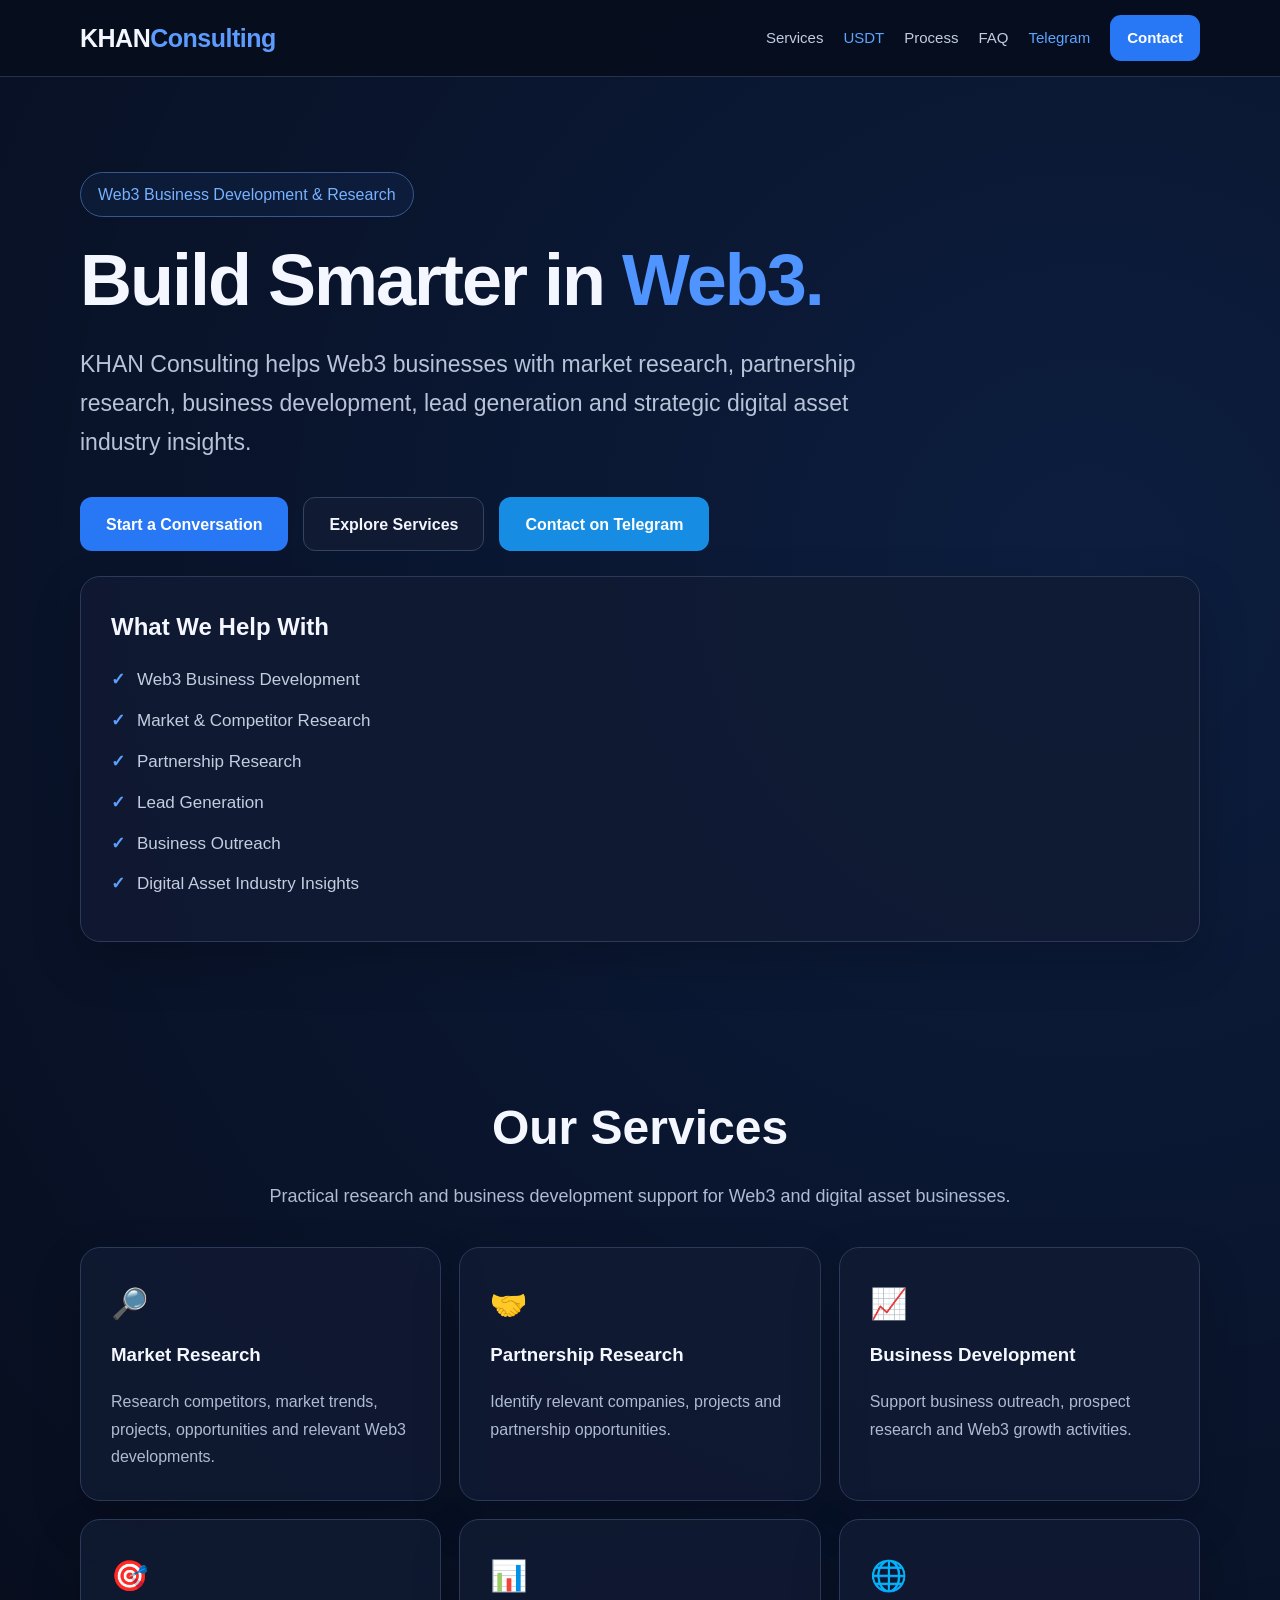
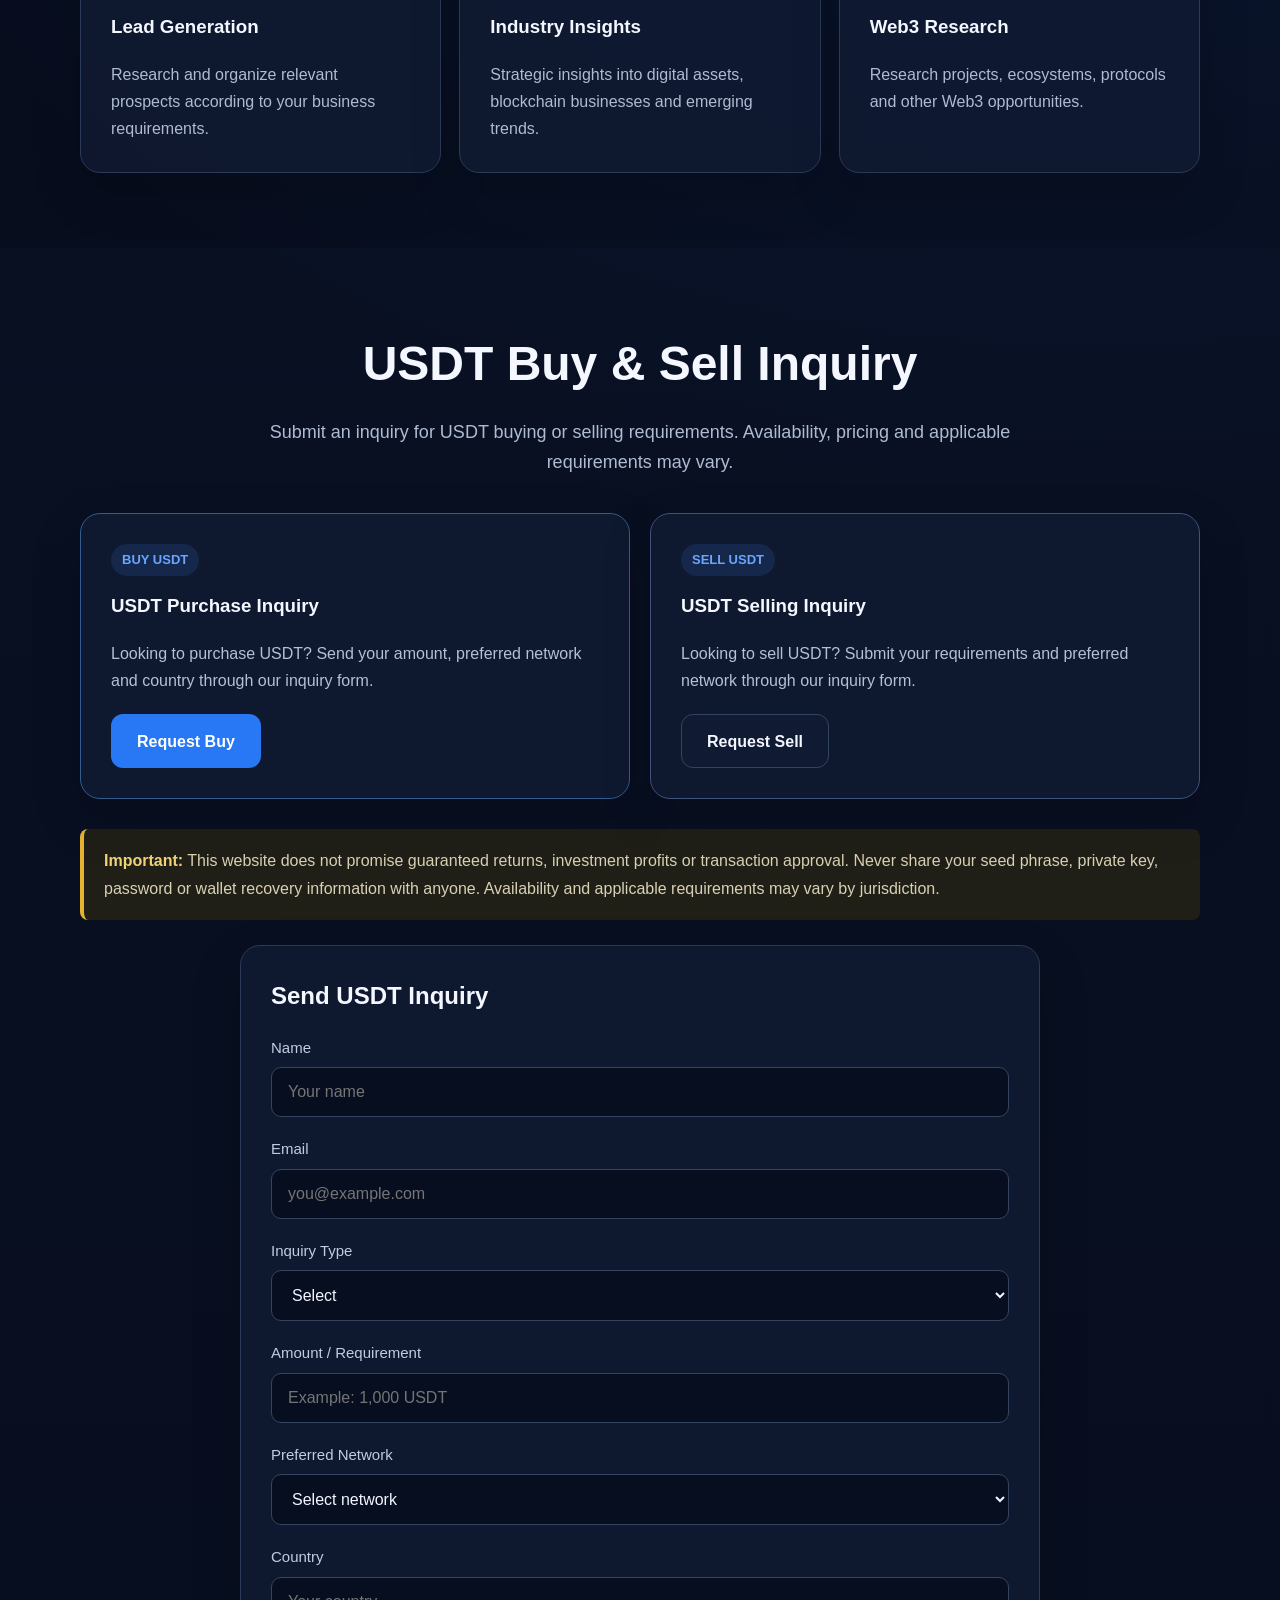
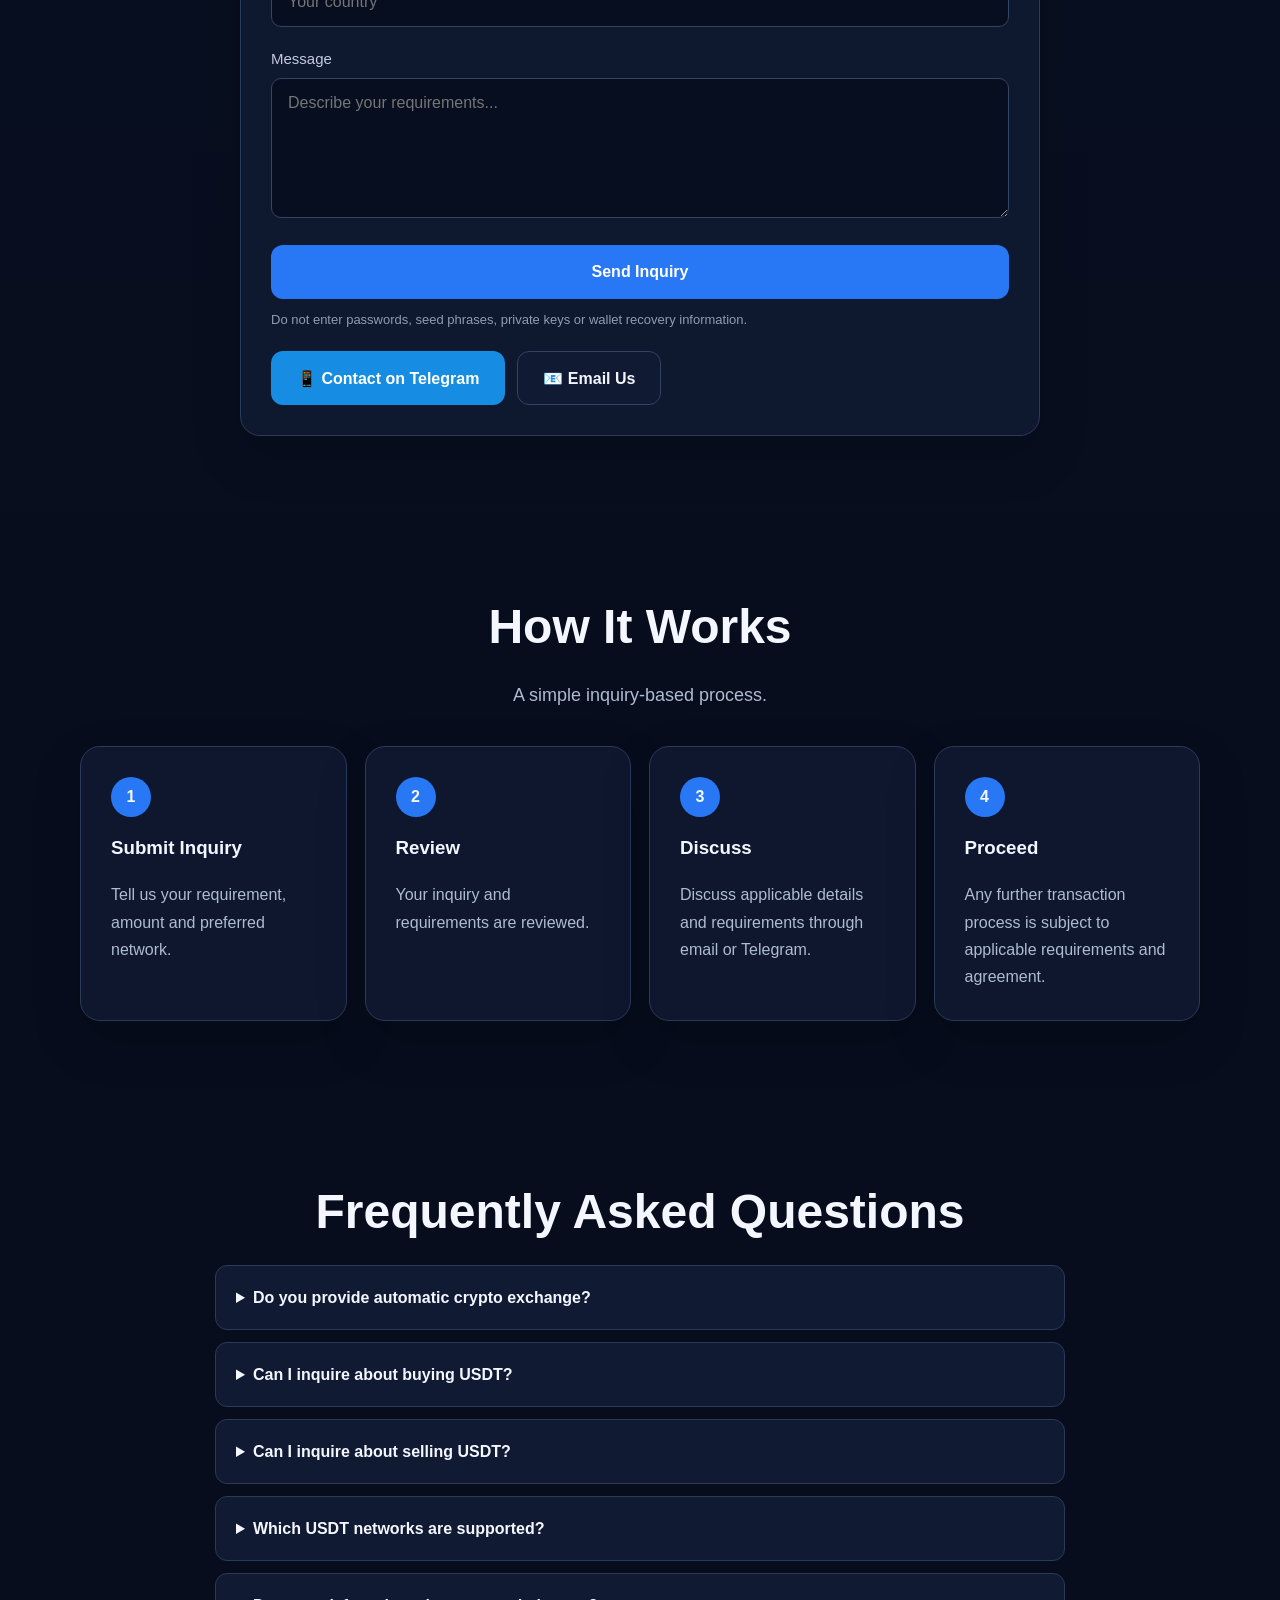
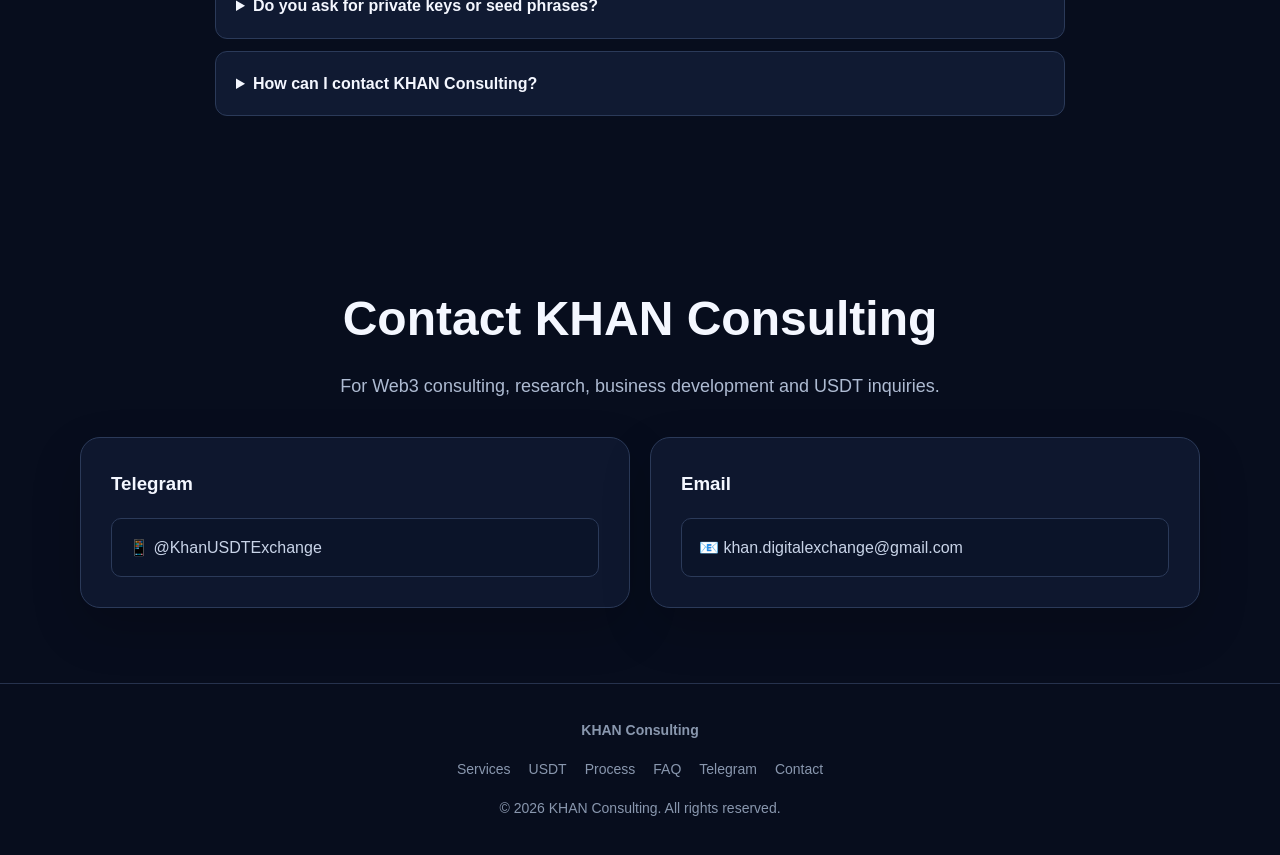
<file: index.html>
<!DOCTYPE html>
<html lang="en">
<head>
  <meta charset="UTF-8">

  <meta name="viewport"
        content="width=device-width, initial-scale=1.0">

  <title>KHAN Consulting | Web3 Business Development & USDT Services</title>

  <meta name="description"
        content="KHAN Consulting provides Web3 business development, market research, partnership research, lead generation and USDT buy/sell inquiry support.">

  <meta name="keywords"
        content="KHAN Consulting, Web3 consulting, crypto consulting, USDT, USDT buy, USDT sell, Web3 business development, blockchain research">

  <meta name="author" content="KHAN Consulting">

  <meta name="robots" content="index, follow">

  <link rel="canonical"
        href="https://kaifpanki786-max.github.io/khan-consulting-website/">

  <meta property="og:title"
        content="KHAN Consulting | Web3 Business Development">

  <meta property="og:description"
        content="Web3 business development, research and USDT inquiry support.">

  <meta property="og:type" content="website">

  <meta property="og:url"
        content="https://kaifpanki786-max.github.io/khan-consulting-website/">

  <style>

    * {
      margin: 0;
      padding: 0;
      box-sizing: border-box;
    }

    html {
      scroll-behavior: smooth;
    }

    body {
      font-family:
        Inter,
        -apple-system,
        BlinkMacSystemFont,
        "Segoe UI",
        Roboto,
        Arial,
        sans-serif;

      background:
        radial-gradient(
          circle at 85% 10%,
          rgba(43, 123, 255, 0.15),
          transparent 30%
        ),
        #070d1d;

      color: #f4f7ff;
      line-height: 1.7;
    }

    a {
      color: inherit;
      text-decoration: none;
    }

    .container {
      width: min(1120px, 92%);
      margin: auto;
    }

    /* NAVIGATION */

    header {
      position: sticky;
      top: 0;
      z-index: 1000;

      background: rgba(7, 13, 29, 0.94);
      backdrop-filter: blur(14px);

      border-bottom: 1px solid #26324d;
    }

    .nav {
      min-height: 76px;

      display: flex;
      align-items: center;
      justify-content: space-between;

      gap: 25px;
    }

    .logo {
      font-size: 25px;
      font-weight: 800;
      letter-spacing: -0.5px;
    }

    .logo span {
      color: #5d9cff;
    }

    .nav-links {
      display: flex;
      align-items: center;
      gap: 20px;

      font-size: 15px;
      color: #c2cce0;
    }

    .nav-links a:hover {
      color: #65a5ff;
    }

    .nav-contact {
      background: #2878f5;
      padding: 10px 17px;
      border-radius: 11px;
      color: white !important;
      font-weight: 700;
    }

    .telegram-nav {
      color: #5da4ff !important;
    }

    /* HERO */

    .hero {
      padding: 95px 0 70px;
    }

    .badge {
      display: inline-block;

      padding: 8px 17px;
      margin-bottom: 25px;

      border: 1px solid #34598e;
      border-radius: 999px;

      color: #77b1ff;
      background: rgba(33, 81, 150, 0.13);

      font-size: 16px;
    }

    h1 {
      max-width: 900px;

      font-size: clamp(42px, 7vw, 72px);
      line-height: 1.08;

      letter-spacing: -2px;

      margin-bottom: 25px;
    }

    h1 span {
      color: #4f94ff;
    }

    .hero-text {
      max-width: 850px;

      font-size: clamp(18px, 2.5vw, 23px);
      color: #b8c3d8;

      margin-bottom: 35px;
    }

    .buttons {
      display: flex;
      flex-wrap: wrap;
      gap: 15px;
    }

    .btn {
      display: inline-flex;
      align-items: center;
      justify-content: center;

      min-height: 54px;
      padding: 0 25px;

      border-radius: 12px;

      font-weight: 700;
      font-size: 16px;

      border: 1px solid transparent;

      cursor: pointer;

      transition: 0.2s ease;
    }

    .btn-primary {
      background: #2878f5;
      color: white;
    }

    .btn-primary:hover {
      background: #1c68df;
      transform: translateY(-1px);
    }

    .btn-secondary {
      background: #101a32;
      border-color: #334463;
      color: #f3f6ff;
    }

    .btn-secondary:hover {
      border-color: #5c9eff;
    }

    .btn-telegram {
      background: #168de2;
      color: white;
    }

    /* CARDS */

    .card {
      background: rgba(16, 26, 50, 0.82);

      border: 1px solid #2b3a59;
      border-radius: 20px;

      padding: 30px;

      box-shadow:
        0 20px 50px rgba(0, 0, 0, 0.18);
    }

    .help-card {
      margin-top: 25px;
    }

    .card h2,
    .card h3 {
      margin-bottom: 18px;
    }

    .check-list {
      list-style: none;
    }

    .check-list li {
      color: #c4cde0;
      margin: 12px 0;
      font-size: 17px;
    }

    .check-list li::before {
      content: "✓";
      color: #5ca0ff;
      font-weight: 800;
      margin-right: 12px;
    }

    /* SECTIONS */

    section {
      padding: 75px 0;
    }

    .section-title {
      text-align: center;
      font-size: clamp(32px, 5vw, 48px);
      margin-bottom: 12px;
    }

    .section-subtitle {
      max-width: 760px;
      margin: 0 auto 35px;

      text-align: center;

      color: #aebbd2;
      font-size: 18px;
    }

    /* SERVICES */

    .service-grid {
      display: grid;
      grid-template-columns: repeat(3, 1fr);
      gap: 18px;
    }

    .service-card {
      min-height: 210px;
    }

    .service-icon {
      font-size: 30px;
      margin-bottom: 10px;
    }

    .service-card p {
      color: #aebbd0;
    }

    /* USDT */

    .usdt-section {
      background:
        linear-gradient(
          180deg,
          rgba(14, 25, 50, 0.25),
          rgba(8, 15, 32, 0.45)
        );
    }

    .usdt-grid {
      display: grid;
      grid-template-columns: repeat(2, 1fr);
      gap: 20px;

      margin-bottom: 30px;
    }

    .usdt-card {
      position: relative;
    }

    .usdt-card.buy {
      border-color: #315b91;
    }

    .usdt-card.sell {
      border-color: #415278;
    }

    .usdt-label {
      display: inline-block;

      padding: 5px 11px;
      border-radius: 999px;

      font-size: 13px;
      font-weight: 700;

      margin-bottom: 14px;

      background: rgba(72, 142, 255, 0.13);
      color: #69a6ff;
    }

    .usdt-card p {
      color: #b4c0d6;
      margin-bottom: 20px;
    }

    .warning {
      margin: 25px 0;

      padding: 18px 20px;

      border-left: 4px solid #e5b532;
      border-radius: 8px;

      background: rgba(78, 60, 5, 0.35);

      color: #d9d1b4;
    }

    .warning strong {
      color: #f0d47a;
    }

    /* FORM */

    .form-card {
      max-width: 800px;
      margin: 0 auto;
    }

    .form-group {
      margin-bottom: 19px;
    }

    label {
      display: block;
      color: #c3ccdf;
      margin-bottom: 7px;
      font-size: 15px;
    }

    input,
    select,
    textarea {
      width: 100%;

      padding: 15px 16px;

      background: #070e20;

      color: #f3f6ff;

      border: 1px solid #344461;
      border-radius: 10px;

      outline: none;

      font-size: 16px;
      font-family: inherit;
    }

    input:focus,
    select:focus,
    textarea:focus {
      border-color: #4f94ff;
      box-shadow: 0 0 0 3px rgba(79, 148, 255, 0.1);
    }

    textarea {
      min-height: 140px;
      resize: vertical;
    }

    .form-note {
      color: #8f9cb4;
      font-size: 13px;
      margin-top: 10px;
    }

    .form-status {
      display: none;

      margin-top: 15px;
      padding: 13px;

      border-radius: 9px;

      background: rgba(48, 156, 91, 0.13);
      border: 1px solid #286b46;

      color: #9de0b6;
    }

    /* PROCESS */

    .process-grid {
      display: grid;
      grid-template-columns: repeat(4, 1fr);
      gap: 18px;
    }

    .step-number {
      width: 40px;
      height: 40px;

      display: flex;
      align-items: center;
      justify-content: center;

      border-radius: 50%;

      background: #2878f5;
      font-weight: 800;

      margin-bottom: 15px;
    }

    .process-card p {
      color: #aebbd0;
    }

    /* FAQ */

    .faq {
      max-width: 850px;
      margin: auto;
    }

    details {
      background: #101a32;

      border: 1px solid #2b3a59;
      border-radius: 12px;

      padding: 18px 20px;

      margin-bottom: 12px;
    }

    summary {
      cursor: pointer;
      font-weight: 700;
    }

    details p {
      color: #abb8ce;
      margin-top: 12px;
    }

    /* CONTACT */

    .contact-grid {
      display: grid;
      grid-template-columns: repeat(2, 1fr);
      gap: 20px;
    }

    .contact-link {
      display: block;

      padding: 15px 17px;
      margin-top: 12px;

      border-radius: 10px;

      background: #0b1429;
      border: 1px solid #2b3a59;

      color: #c9d4e8;
    }

    .contact-link:hover {
      border-color: #4f94ff;
      color: #72adff;
    }

    /* FOOTER */

    footer {
      padding: 35px 0;

      border-top: 1px solid #26324d;

      color: #8997ae;
      text-align: center;

      font-size: 14px;
    }

    .footer-links {
      display: flex;
      justify-content: center;
      flex-wrap: wrap;

      gap: 18px;

      margin: 15px 0;
    }

    .footer-links a:hover {
      color: #69a6ff;
    }

    /* MOBILE */

    @media (max-width: 850px) {

      .nav {
        min-height: 68px;
      }

      .nav-links {
        gap: 10px;
        font-size: 13px;
      }

      .nav-links .optional {
        display: none;
      }

      .service-grid,
      .usdt-grid,
      .process-grid,
      .contact-grid {
        grid-template-columns: 1fr;
      }

      .hero {
        padding-top: 70px;
      }

      .card {
        padding: 24px;
      }

      section {
        padding: 55px 0;
      }

      h1 {
        letter-spacing: -1px;
      }

      .buttons {
        flex-direction: column;
      }

      .buttons .btn {
        width: 100%;
      }
    }

    @media (max-width: 520px) {

      .logo {
        font-size: 20px;
      }

      .nav-links {
        gap: 8px;
      }

      .nav-links a:nth-child(1),
      .nav-links a:nth-child(3) {
        display: none;
      }

      .nav-contact {
        padding: 8px 12px;
      }

      .hero-text {
        font-size: 18px;
      }

      .card {
        border-radius: 16px;
      }
    }

  </style>

  <!-- Basic Organization Schema -->
  <script type="application/ld+json">
  {
    "@context": "https://schema.org",
    "@type": "Organization",
    "name": "KHAN Consulting",
    "url": "https://kaifpanki786-max.github.io/khan-consulting-website/",
    "email": "khan.digitalexchange@gmail.com",
    "sameAs": [
      "https://t.me/KhanUSDTExchange"
    ]
  }
  </script>

</head>

<body>

<header>

  <div class="container nav">

    <a href="#home" class="logo">
      KHAN<span>Consulting</span>
    </a>

    <nav class="nav-links">

      <a href="#services">Services</a>

      <a href="#usdt" class="telegram-nav">
        USDT
      </a>

      <a href="#process" class="optional">
        Process
      </a>

      <a href="#faq" class="optional">
        FAQ
      </a>

      <a href="https://t.me/KhanUSDTExchange"
         target="_blank"
         rel="noopener noreferrer"
         class="telegram-nav">
        Telegram
      </a>

      <a href="#contact" class="nav-contact">
        Contact
      </a>

    </nav>

  </div>

</header>


<main id="home">

  <!-- HERO -->

  <section class="hero">

    <div class="container">

      <div class="badge">
        Web3 Business Development & Research
      </div>

      <h1>
        Build Smarter in
        <span>Web3.</span>
      </h1>

      <p class="hero-text">
        KHAN Consulting helps Web3 businesses with market research,
        partnership research, business development, lead generation
        and strategic digital asset industry insights.
      </p>

      <div class="buttons">

        <a href="#contact"
           class="btn btn-primary">
          Start a Conversation
        </a>

        <a href="#services"
           class="btn btn-secondary">
          Explore Services
        </a>

        <a href="https://t.me/KhanUSDTExchange"
           target="_blank"
           rel="noopener noreferrer"
           class="btn btn-telegram">
          Contact on Telegram
        </a>

      </div>

      <div class="card help-card">

        <h2>What We Help With</h2>

        <ul class="check-list">

          <li>Web3 Business Development</li>
          <li>Market & Competitor Research</li>
          <li>Partnership Research</li>
          <li>Lead Generation</li>
          <li>Business Outreach</li>
          <li>Digital Asset Industry Insights</li>

        </ul>

      </div>

    </div>

  </section>


  <!-- SERVICES -->

  <section id="services">

    <div class="container">

      <h2 class="section-title">
        Our Services
      </h2>

      <p class="section-subtitle">
        Practical research and business development support
        for Web3 and digital asset businesses.
      </p>

      <div class="service-grid">

        <div class="card service-card">

          <div class="service-icon">🔎</div>

          <h3>Market Research</h3>

          <p>
            Research competitors, market trends, projects,
            opportunities and relevant Web3 developments.
          </p>

        </div>


        <div class="card service-card">

          <div class="service-icon">🤝</div>

          <h3>Partnership Research</h3>

          <p>
            Identify relevant companies, projects and
            partnership opportunities.
          </p>

        </div>


        <div class="card service-card">

          <div class="service-icon">📈</div>

          <h3>Business Development</h3>

          <p>
            Support business outreach, prospect research
            and Web3 growth activities.
          </p>

        </div>


        <div class="card service-card">

          <div class="service-icon">🎯</div>

          <h3>Lead Generation</h3>

          <p>
            Research and organize relevant prospects
            according to your business requirements.
          </p>

        </div>


        <div class="card service-card">

          <div class="service-icon">📊</div>

          <h3>Industry Insights</h3>

          <p>
            Strategic insights into digital assets,
            blockchain businesses and emerging trends.
          </p>

        </div>


        <div class="card service-card">

          <div class="service-icon">🌐</div>

          <h3>Web3 Research</h3>

          <p>
            Research projects, ecosystems, protocols and
            other Web3 opportunities.
          </p>

        </div>

      </div>

    </div>

  </section>


  <!-- USDT -->

  <section id="usdt" class="usdt-section">

    <div class="container">

      <h2 class="section-title">
        USDT Buy & Sell Inquiry
      </h2>

      <p class="section-subtitle">
        Submit an inquiry for USDT buying or selling requirements.
        Availability, pricing and applicable requirements may vary.
      </p>


      <div class="usdt-grid">

        <!-- BUY -->

        <div class="card usdt-card buy">

          <span class="usdt-label">
            BUY USDT
          </span>

          <h3>
            USDT Purchase Inquiry
          </h3>

          <p>
            Looking to purchase USDT? Send your amount,
            preferred network and country through our inquiry form.
          </p>

          <a href="#usdt-form"
             class="btn btn-primary">
            Request Buy
          </a>

        </div>


        <!-- SELL -->

        <div class="card usdt-card sell">

          <span class="usdt-label">
            SELL USDT
          </span>

          <h3>
            USDT Selling Inquiry
          </h3>

          <p>
            Looking to sell USDT? Submit your requirements
            and preferred network through our inquiry form.
          </p>

          <a href="#usdt-form"
             class="btn btn-secondary">
            Request Sell
          </a>

        </div>

      </div>


      <div class="warning">

        <strong>Important:</strong>
        This website does not promise guaranteed returns,
        investment profits or transaction approval.
        Never share your seed phrase, private key, password
        or wallet recovery information with anyone.
        Availability and applicable requirements may vary
        by jurisdiction.

      </div>


      <!-- USDT FORM -->

      <div id="usdt-form" class="card form-card">

        <h2>
          Send USDT Inquiry
        </h2>

        <form id="usdtInquiryForm">

          <div class="form-group">

            <label for="name">
              Name
            </label>

            <input
              id="name"
              name="name"
              type="text"
              placeholder="Your name"
              required
            >

          </div>


          <div class="form-group">

            <label for="email">
              Email
            </label>

            <input
              id="email"
              name="email"
              type="email"
              placeholder="you@example.com"
              required
            >

          </div>


          <div class="form-group">

            <label for="inquiryType">
              Inquiry Type
            </label>

            <select
              id="inquiryType"
              name="inquiryType"
              required
            >

              <option value="">
                Select
              </option>

              <option value="Buy USDT">
                Buy USDT
              </option>

              <option value="Sell USDT">
                Sell USDT
              </option>

            </select>

          </div>


          <div class="form-group">

            <label for="amount">
              Amount / Requirement
            </label>

            <input
              id="amount"
              name="amount"
              type="text"
              placeholder="Example: 1,000 USDT"
              required
            >

          </div>


          <div class="form-group">

            <label for="network">
              Preferred Network
            </label>

            <select
              id="network"
              name="network"
              required
            >

              <option value="">
                Select network
              </option>

              <option value="TRC20">
                TRC20
              </option>

              <option value="ERC20">
                ERC20
              </option>

              <option value="BEP20">
                BEP20
              </option>

              <option value="Other">
                Other
              </option>

            </select>

          </div>


          <div class="form-group">

            <label for="country">
              Country
            </label>

            <input
              id="country"
              name="country"
              type="text"
              placeholder="Your country"
              required
            >

          </div>


          <div class="form-group">

            <label for="message">
              Message
            </label>

            <textarea
              id="message"
              name="message"
              placeholder="Describe your requirements..."
            ></textarea>

          </div>


          <button
            type="submit"
            class="btn btn-primary"
            style="width:100%;"
          >
            Send Inquiry
          </button>


          <p class="form-note">
            Do not enter passwords, seed phrases, private keys
            or wallet recovery information.
          </p>


          <div
            id="formStatus"
            class="form-status"
          >
            Your email application will open with the inquiry
            details. Please review and send it.
          </div>

        </form>


        <div
          style="
            display:flex;
            gap:12px;
            flex-wrap:wrap;
            margin-top:20px;
          "
        >

          <a
            href="https://t.me/KhanUSDTExchange"
            target="_blank"
            rel="noopener noreferrer"
            class="btn btn-telegram"
          >
            📱 Contact on Telegram
          </a>

          <a
            href="mailto:khan.digitalexchange@gmail.com"
            class="btn btn-secondary"
          >
            📧 Email Us
          </a>

        </div>

      </div>

    </div>

  </section>


  <!-- PROCESS -->

  <section id="process">

    <div class="container">

      <h2 class="section-title">
        How It Works
      </h2>

      <p class="section-subtitle">
        A simple inquiry-based process.
      </p>


      <div class="process-grid">

        <div class="card process-card">

          <div class="step-number">1</div>

          <h3>Submit Inquiry</h3>

          <p>
            Tell us your requirement, amount and preferred network.
          </p>

        </div>


        <div class="card process-card">

          <div class="step-number">2</div>

          <h3>Review</h3>

          <p>
            Your inquiry and requirements are reviewed.
          </p>

        </div>


        <div class="card process-card">

          <div class="step-number">3</div>

          <h3>Discuss</h3>

          <p>
            Discuss applicable details and requirements through
            email or Telegram.
          </p>

        </div>


        <div class="card process-card">

          <div class="step-number">4</div>

          <h3>Proceed</h3>

          <p>
            Any further transaction process is subject to
            applicable requirements and agreement.
          </p>

        </div>

      </div>

    </div>

  </section>


  <!-- FAQ -->

  <section id="faq">

    <div class="container">

      <h2 class="section-title">
        Frequently Asked Questions
      </h2>


      <div class="faq">

        <details>

          <summary>
            Do you provide automatic crypto exchange?
          </summary>

          <p>
            No. This website is an inquiry and communication
            interface. It does not operate an automatic exchange
            or hold customer funds.
          </p>

        </details>


        <details>

          <summary>
            Can I inquire about buying USDT?
          </summary>

          <p>
            Yes. Select Buy USDT in the inquiry form and provide
            your requirements.
          </p>

        </details>


        <details>

          <summary>
            Can I inquire about selling USDT?
          </summary>

          <p>
            Yes. Select Sell USDT and provide the requested
            information.
          </p>

        </details>


        <details>

          <summary>
            Which USDT networks are supported?
          </summary>

          <p>
            The inquiry form currently includes TRC20, ERC20
            and BEP20. Availability should be confirmed before
            proceeding with any transaction.
          </p>

        </details>


        <details>

          <summary>
            Do you ask for private keys or seed phrases?
          </summary>

          <p>
            No. Never provide a private key, seed phrase,
            password or wallet recovery information.
          </p>

        </details>


        <details>

          <summary>
            How can I contact KHAN Consulting?
          </summary>

          <p>
            You can contact us through Telegram or email using
            the contact options on this website.
          </p>

        </details>

      </div>

    </div>

  </section>


  <!-- CONTACT -->

  <section id="contact">

    <div class="container">

      <h2 class="section-title">
        Contact KHAN Consulting
      </h2>

      <p class="section-subtitle">
        For Web3 consulting, research, business development
        and USDT inquiries.
      </p>


      <div class="contact-grid">

        <div class="card">

          <h3>
            Telegram
          </h3>

          <a
            class="contact-link"
            href="https://t.me/KhanUSDTExchange"
            target="_blank"
            rel="noopener noreferrer"
          >
            📱 @KhanUSDTExchange
          </a>

        </div>


        <div class="card">

          <h3>
            Email
          </h3>

          <a
            class="contact-link"
            href="mailto:khan.digitalexchange@gmail.com"
          >
            📧 khan.digitalexchange@gmail.com
          </a>

        </div>

      </div>

    </div>

  </section>

</main>


<!-- FOOTER -->

<footer>

  <div class="container">

    <strong>
      KHAN Consulting
    </strong>

    <div class="footer-links">

      <a href="#services">
        Services
      </a>

      <a href="#usdt">
        USDT
      </a>

      <a href="#process">
        Process
      </a>

      <a href="#faq">
        FAQ
      </a>

      <a
        href="https://t.me/KhanUSDTExchange"
        target="_blank"
        rel="noopener noreferrer"
      >
        Telegram
      </a>

      <a href="#contact">
        Contact
      </a>

    </div>

    <p>
      © 2026 KHAN Consulting. All rights reserved.
    </p>

  </div>

</footer>


<script>

  /*
    USDT INQUIRY

    This does NOT process cryptocurrency transactions.
    It simply prepares an email inquiry.
  */

  const form =
    document.getElementById("usdtInquiryForm");

  const status =
    document.getElementById("formStatus");


  form.addEventListener("submit", function(event) {

    event.preventDefault();


    const name =
      document.getElementById("name").value.trim();

    const email =
      document.getElementById("email").value.trim();

    const inquiryType =
      document.getElementById("inquiryType").value;

    const amount =
      document.getElementById("amount").value.trim();

    const network =
      document.getElementById("network").value;

    const country =
      document.getElementById("country").value.trim();

    const message =
      document.getElementById("message").value.trim();


    const subject =
      encodeURIComponent(
        "USDT Inquiry - " + inquiryType
      );


    const body =
      encodeURIComponent(

`Hello KHAN Consulting,

I would like to submit a USDT inquiry.

Name: ${name}
Email: ${email}
Inquiry Type: ${inquiryType}
Amount / Requirement: ${amount}
Preferred Network: ${network}
Country: ${country}

Message:
${message}

I understand that this is an inquiry and not a guaranteed transaction or investment service.

Regards,
${name}`
      );


    window.location.href =
      `mailto:khan.digitalexchange@gmail.com?subject=${subject}&body=${body}`;


    status.style.display = "block";

  });


  /*
    Add a little protection against accidental blank
    form submissions.
  */

  document.querySelectorAll("input, textarea").forEach(
    function(element) {

      element.addEventListener("input", function() {

        if (status) {
          status.style.display = "none";
        }

      });

    }
  );

</script>

</body>
</html>
</file>
